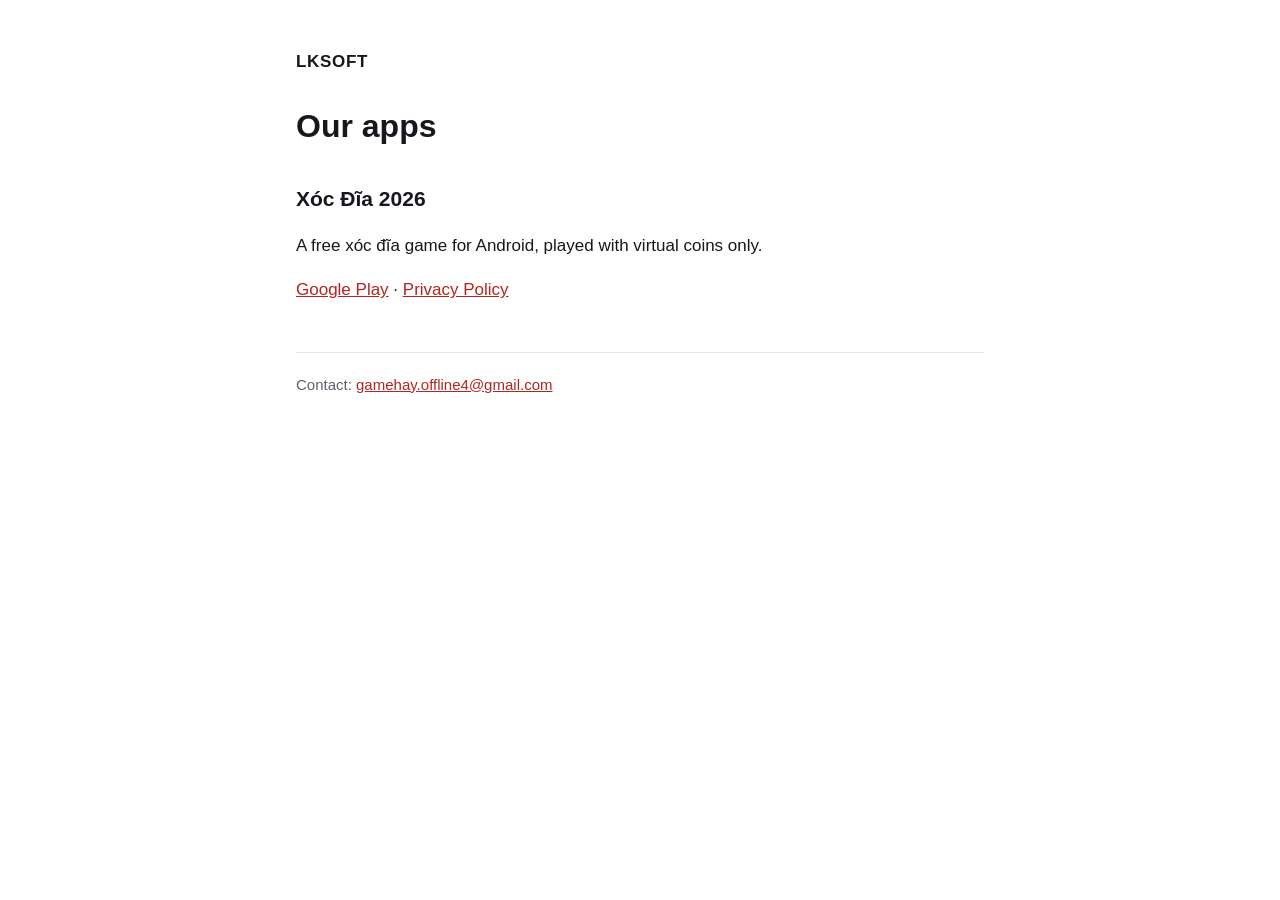
<file: index.html>
<!doctype html>
<html lang="en">
<head>
<meta charset="utf-8">
<meta name="viewport" content="width=device-width, initial-scale=1">
<title>LKSOFT</title>
<link rel="stylesheet" href="/style.css">
</head>
<body>
<main>
  <header><a href="/">LKSOFT</a></header>

  <h1>Our apps</h1>

  <h2>Xóc Đĩa 2026</h2>
  <p>A free xóc đĩa game for Android, played with virtual coins only.</p>
  <p>
    <a href="https://play.google.com/store/apps/details?id=com.bluenight.xocdia">Google Play</a> ·
    <a href="/xocdia/privacy/">Privacy Policy</a>
  </p>

  <footer>Contact: <a href="mailto:gamehay.offline4@gmail.com">gamehay.offline4@gmail.com</a></footer>
</main>
</body>
</html>
</file>
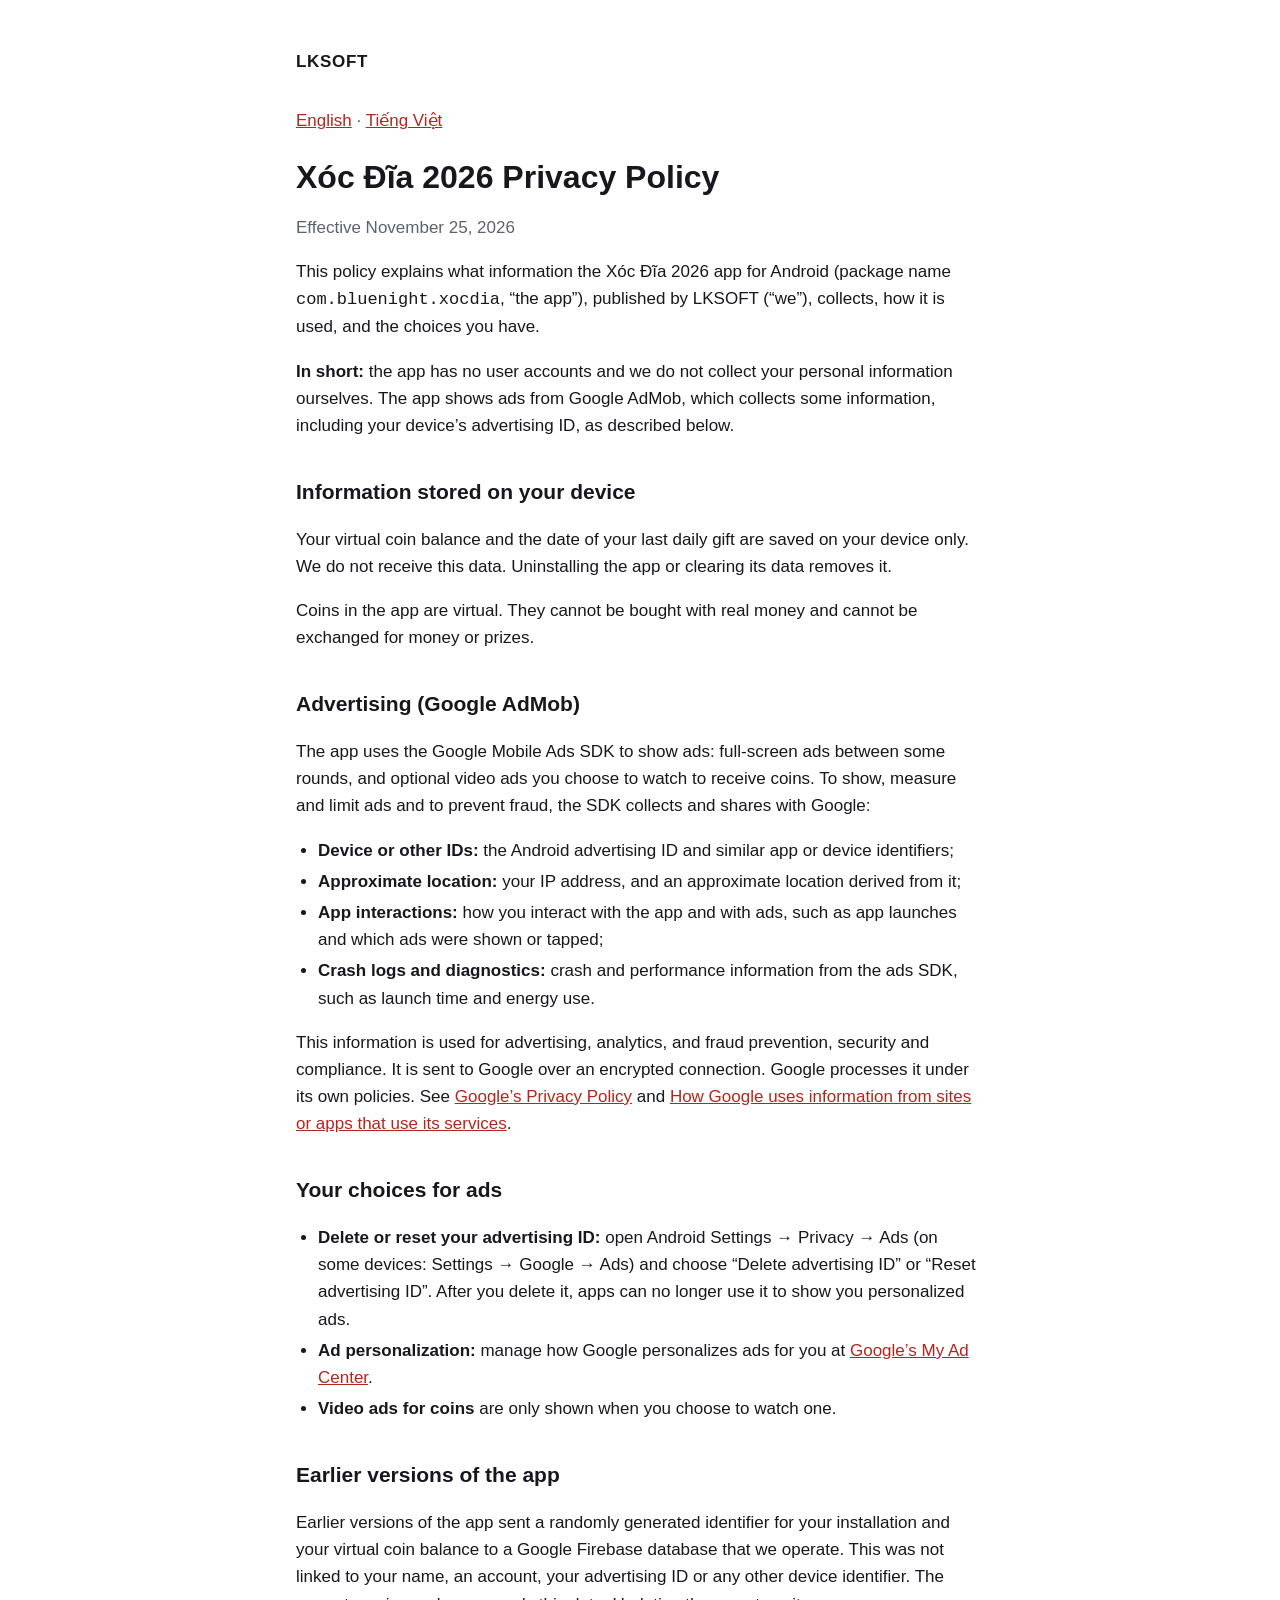
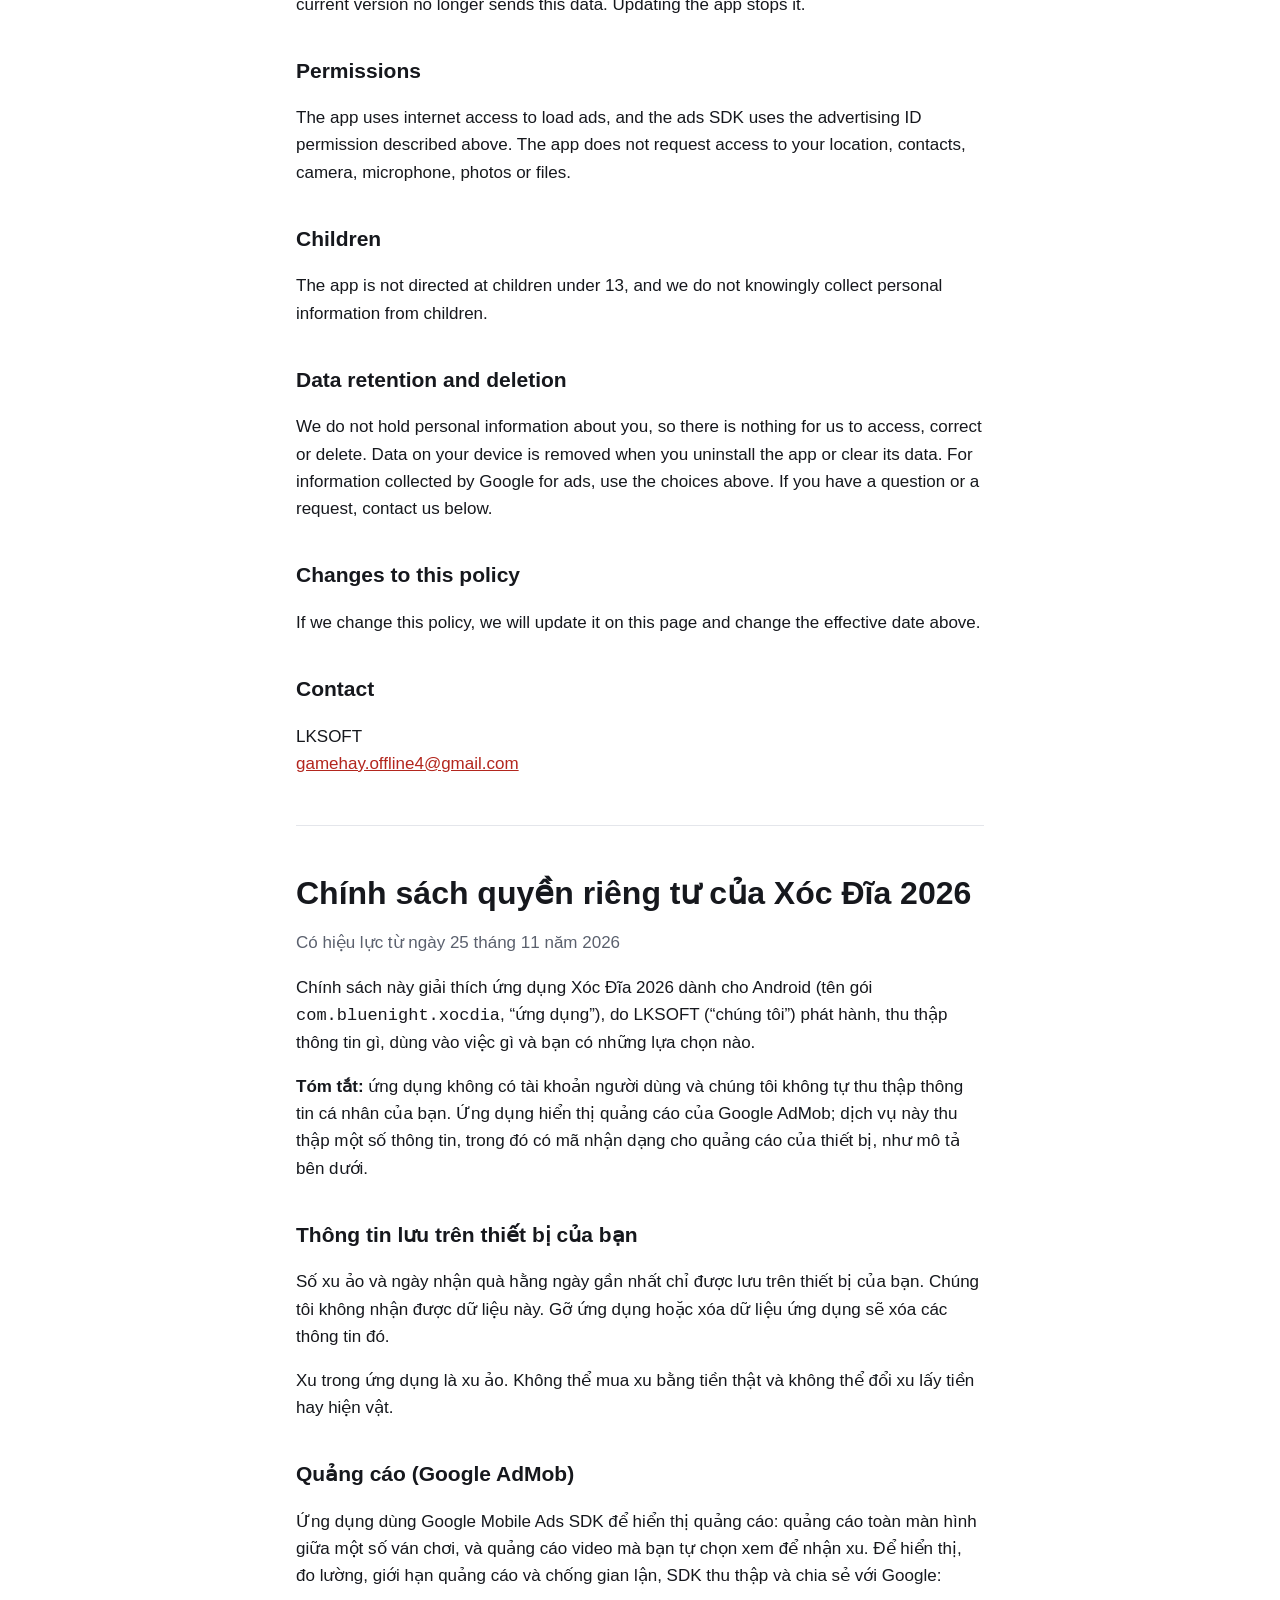
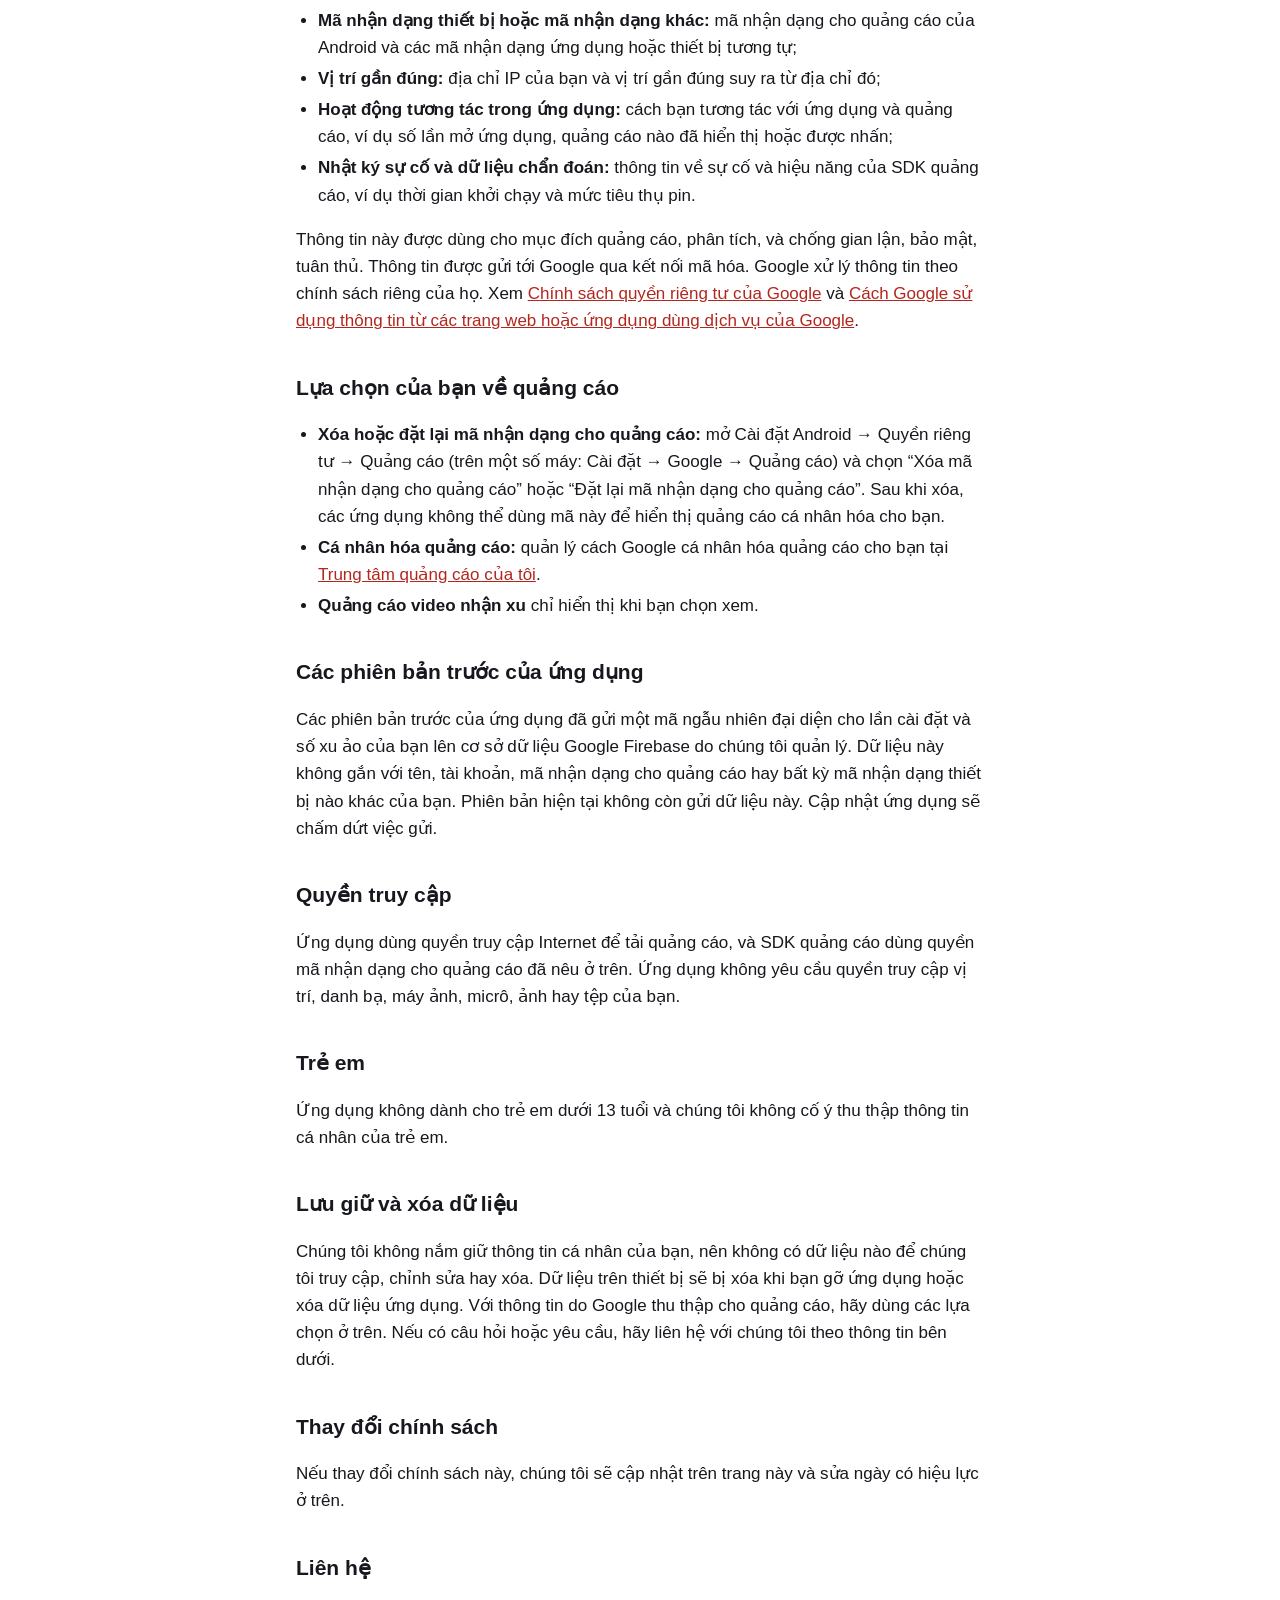
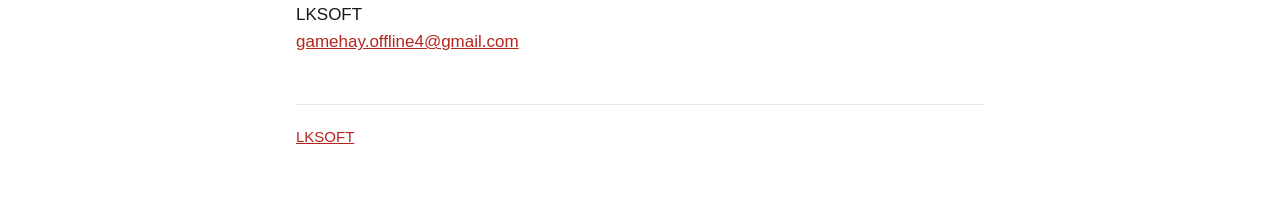
<file: xocdia/privacy/index.html>
<!doctype html>
<html lang="en">
<head>
<meta charset="utf-8">
<meta name="viewport" content="width=device-width, initial-scale=1">
<title>Xóc Đĩa 2026 Privacy Policy</title>
<link rel="stylesheet" href="/style.css">
</head>
<body>
<main>
  <header><a href="/">LKSOFT</a></header>

  <p class="muted"><a href="#en">English</a> · <a href="#vi">Tiếng Việt</a></p>

  <section id="en" lang="en">
  <h1>Xóc Đĩa 2026 Privacy Policy</h1>
  <p class="muted">Effective November 25, 2026</p>

  <p>This policy explains what information the Xóc Đĩa 2026 app for Android (package name <code>com.bluenight.xocdia</code>, “the app”), published by LKSOFT (“we”), collects, how it is used, and the choices you have.</p>

  <p><strong>In short:</strong> the app has no user accounts and we do not collect your personal information ourselves. The app shows ads from Google AdMob, which collects some information, including your device’s advertising ID, as described below.</p>

  <h2>Information stored on your device</h2>
  <p>Your virtual coin balance and the date of your last daily gift are saved on your device only. We do not receive this data. Uninstalling the app or clearing its data removes it.</p>
  <p>Coins in the app are virtual. They cannot be bought with real money and cannot be exchanged for money or prizes.</p>

  <h2>Advertising (Google AdMob)</h2>
  <p>The app uses the Google Mobile Ads SDK to show ads: full-screen ads between some rounds, and optional video ads you choose to watch to receive coins. To show, measure and limit ads and to prevent fraud, the SDK collects and shares with Google:</p>
  <ul>
    <li><strong>Device or other IDs:</strong> the Android advertising ID and similar app or device identifiers;</li>
    <li><strong>Approximate location:</strong> your IP address, and an approximate location derived from it;</li>
    <li><strong>App interactions:</strong> how you interact with the app and with ads, such as app launches and which ads were shown or tapped;</li>
    <li><strong>Crash logs and diagnostics:</strong> crash and performance information from the ads SDK, such as launch time and energy use.</li>
  </ul>
  <p>This information is used for advertising, analytics, and fraud prevention, security and compliance. It is sent to Google over an encrypted connection. Google processes it under its own policies. See <a href="https://policies.google.com/privacy">Google’s Privacy Policy</a> and <a href="https://policies.google.com/technologies/partner-sites">How Google uses information from sites or apps that use its services</a>.</p>

  <h2>Your choices for ads</h2>
  <ul>
    <li><strong>Delete or reset your advertising ID:</strong> open Android Settings → Privacy → Ads (on some devices: Settings → Google → Ads) and choose “Delete advertising ID” or “Reset advertising ID”. After you delete it, apps can no longer use it to show you personalized ads.</li>
    <li><strong>Ad personalization:</strong> manage how Google personalizes ads for you at <a href="https://myadcenter.google.com/">Google’s My Ad Center</a>.</li>
    <li><strong>Video ads for coins</strong> are only shown when you choose to watch one.</li>
  </ul>

  <h2>Earlier versions of the app</h2>
  <p>Earlier versions of the app sent a randomly generated identifier for your installation and your virtual coin balance to a Google Firebase database that we operate. This was not linked to your name, an account, your advertising ID or any other device identifier. The current version no longer sends this data. Updating the app stops it.</p>

  <h2>Permissions</h2>
  <p>The app uses internet access to load ads, and the ads SDK uses the advertising ID permission described above. The app does not request access to your location, contacts, camera, microphone, photos or files.</p>

  <h2>Children</h2>
  <p>The app is not directed at children under 13, and we do not knowingly collect personal information from children.</p>

  <h2>Data retention and deletion</h2>
  <p>We do not hold personal information about you, so there is nothing for us to access, correct or delete. Data on your device is removed when you uninstall the app or clear its data. For information collected by Google for ads, use the choices above. If you have a question or a request, contact us below.</p>

  <h2>Changes to this policy</h2>
  <p>If we change this policy, we will update it on this page and change the effective date above.</p>

  <h2>Contact</h2>
  <p>LKSOFT<br><a href="mailto:gamehay.offline4@gmail.com">gamehay.offline4@gmail.com</a></p>
  </section>

  <hr>

  <section id="vi" lang="vi">
  <h1>Chính sách quyền riêng tư của Xóc Đĩa 2026</h1>
  <p class="muted">Có hiệu lực từ ngày 25 tháng 11 năm 2026</p>

  <p>Chính sách này giải thích ứng dụng Xóc Đĩa 2026 dành cho Android (tên gói <code>com.bluenight.xocdia</code>, “ứng dụng”), do LKSOFT (“chúng tôi”) phát hành, thu thập thông tin gì, dùng vào việc gì và bạn có những lựa chọn nào.</p>

  <p><strong>Tóm tắt:</strong> ứng dụng không có tài khoản người dùng và chúng tôi không tự thu thập thông tin cá nhân của bạn. Ứng dụng hiển thị quảng cáo của Google AdMob; dịch vụ này thu thập một số thông tin, trong đó có mã nhận dạng cho quảng cáo của thiết bị, như mô tả bên dưới.</p>

  <h2>Thông tin lưu trên thiết bị của bạn</h2>
  <p>Số xu ảo và ngày nhận quà hằng ngày gần nhất chỉ được lưu trên thiết bị của bạn. Chúng tôi không nhận được dữ liệu này. Gỡ ứng dụng hoặc xóa dữ liệu ứng dụng sẽ xóa các thông tin đó.</p>
  <p>Xu trong ứng dụng là xu ảo. Không thể mua xu bằng tiền thật và không thể đổi xu lấy tiền hay hiện vật.</p>

  <h2>Quảng cáo (Google AdMob)</h2>
  <p>Ứng dụng dùng Google Mobile Ads SDK để hiển thị quảng cáo: quảng cáo toàn màn hình giữa một số ván chơi, và quảng cáo video mà bạn tự chọn xem để nhận xu. Để hiển thị, đo lường, giới hạn quảng cáo và chống gian lận, SDK thu thập và chia sẻ với Google:</p>
  <ul>
    <li><strong>Mã nhận dạng thiết bị hoặc mã nhận dạng khác:</strong> mã nhận dạng cho quảng cáo của Android và các mã nhận dạng ứng dụng hoặc thiết bị tương tự;</li>
    <li><strong>Vị trí gần đúng:</strong> địa chỉ IP của bạn và vị trí gần đúng suy ra từ địa chỉ đó;</li>
    <li><strong>Hoạt động tương tác trong ứng dụng:</strong> cách bạn tương tác với ứng dụng và quảng cáo, ví dụ số lần mở ứng dụng, quảng cáo nào đã hiển thị hoặc được nhấn;</li>
    <li><strong>Nhật ký sự cố và dữ liệu chẩn đoán:</strong> thông tin về sự cố và hiệu năng của SDK quảng cáo, ví dụ thời gian khởi chạy và mức tiêu thụ pin.</li>
  </ul>
  <p>Thông tin này được dùng cho mục đích quảng cáo, phân tích, và chống gian lận, bảo mật, tuân thủ. Thông tin được gửi tới Google qua kết nối mã hóa. Google xử lý thông tin theo chính sách riêng của họ. Xem <a href="https://policies.google.com/privacy?hl=vi">Chính sách quyền riêng tư của Google</a> và <a href="https://policies.google.com/technologies/partner-sites?hl=vi">Cách Google sử dụng thông tin từ các trang web hoặc ứng dụng dùng dịch vụ của Google</a>.</p>

  <h2>Lựa chọn của bạn về quảng cáo</h2>
  <ul>
    <li><strong>Xóa hoặc đặt lại mã nhận dạng cho quảng cáo:</strong> mở Cài đặt Android → Quyền riêng tư → Quảng cáo (trên một số máy: Cài đặt → Google → Quảng cáo) và chọn “Xóa mã nhận dạng cho quảng cáo” hoặc “Đặt lại mã nhận dạng cho quảng cáo”. Sau khi xóa, các ứng dụng không thể dùng mã này để hiển thị quảng cáo cá nhân hóa cho bạn.</li>
    <li><strong>Cá nhân hóa quảng cáo:</strong> quản lý cách Google cá nhân hóa quảng cáo cho bạn tại <a href="https://myadcenter.google.com/">Trung tâm quảng cáo của tôi</a>.</li>
    <li><strong>Quảng cáo video nhận xu</strong> chỉ hiển thị khi bạn chọn xem.</li>
  </ul>

  <h2>Các phiên bản trước của ứng dụng</h2>
  <p>Các phiên bản trước của ứng dụng đã gửi một mã ngẫu nhiên đại diện cho lần cài đặt và số xu ảo của bạn lên cơ sở dữ liệu Google Firebase do chúng tôi quản lý. Dữ liệu này không gắn với tên, tài khoản, mã nhận dạng cho quảng cáo hay bất kỳ mã nhận dạng thiết bị nào khác của bạn. Phiên bản hiện tại không còn gửi dữ liệu này. Cập nhật ứng dụng sẽ chấm dứt việc gửi.</p>

  <h2>Quyền truy cập</h2>
  <p>Ứng dụng dùng quyền truy cập Internet để tải quảng cáo, và SDK quảng cáo dùng quyền mã nhận dạng cho quảng cáo đã nêu ở trên. Ứng dụng không yêu cầu quyền truy cập vị trí, danh bạ, máy ảnh, micrô, ảnh hay tệp của bạn.</p>

  <h2>Trẻ em</h2>
  <p>Ứng dụng không dành cho trẻ em dưới 13 tuổi và chúng tôi không cố ý thu thập thông tin cá nhân của trẻ em.</p>

  <h2>Lưu giữ và xóa dữ liệu</h2>
  <p>Chúng tôi không nắm giữ thông tin cá nhân của bạn, nên không có dữ liệu nào để chúng tôi truy cập, chỉnh sửa hay xóa. Dữ liệu trên thiết bị sẽ bị xóa khi bạn gỡ ứng dụng hoặc xóa dữ liệu ứng dụng. Với thông tin do Google thu thập cho quảng cáo, hãy dùng các lựa chọn ở trên. Nếu có câu hỏi hoặc yêu cầu, hãy liên hệ với chúng tôi theo thông tin bên dưới.</p>

  <h2>Thay đổi chính sách</h2>
  <p>Nếu thay đổi chính sách này, chúng tôi sẽ cập nhật trên trang này và sửa ngày có hiệu lực ở trên.</p>

  <h2>Liên hệ</h2>
  <p>LKSOFT<br><a href="mailto:gamehay.offline4@gmail.com">gamehay.offline4@gmail.com</a></p>
  </section>

  <footer><a href="/">LKSOFT</a></footer>
</main>
</body>
</html>
</file>
<file: style.css>
:root {
  --bg: #ffffff;
  --text: #16181d;
  --muted: #5b616e;
  --line: #e4e6eb;
  --accent: #b3261e;
  color-scheme: light dark;
}
@media (prefers-color-scheme: dark) {
  :root {
    --bg: #0b0c0f;
    --text: #eceef2;
    --muted: #9aa0ad;
    --line: #262a33;
    --accent: #ff8a80;
  }
}
* { box-sizing: border-box; }
body {
  margin: 0;
  background: var(--bg);
  color: var(--text);
  font: 17px/1.6 -apple-system, BlinkMacSystemFont, "Segoe UI", Roboto, Helvetica, Arial, sans-serif;
}
main { max-width: 720px; margin: 0 auto; padding: 48px 16px 64px; }
header { margin-bottom: 32px; font-weight: 800; letter-spacing: 0.04em; text-transform: uppercase; }
header a { color: inherit; text-decoration: none; }
h1 { font-size: 32px; line-height: 1.2; margin: 24px 0 8px; }
h2 { font-size: 21px; margin: 36px 0 8px; }
.muted, footer { color: var(--muted); }
a { color: var(--accent); overflow-wrap: anywhere; }
ul { padding-left: 22px; }
li { margin: 4px 0; }
hr { border: 0; border-top: 1px solid var(--line); margin: 48px 0; }
footer { margin-top: 48px; padding-top: 20px; border-top: 1px solid var(--line); font-size: 15px; }
</file>
